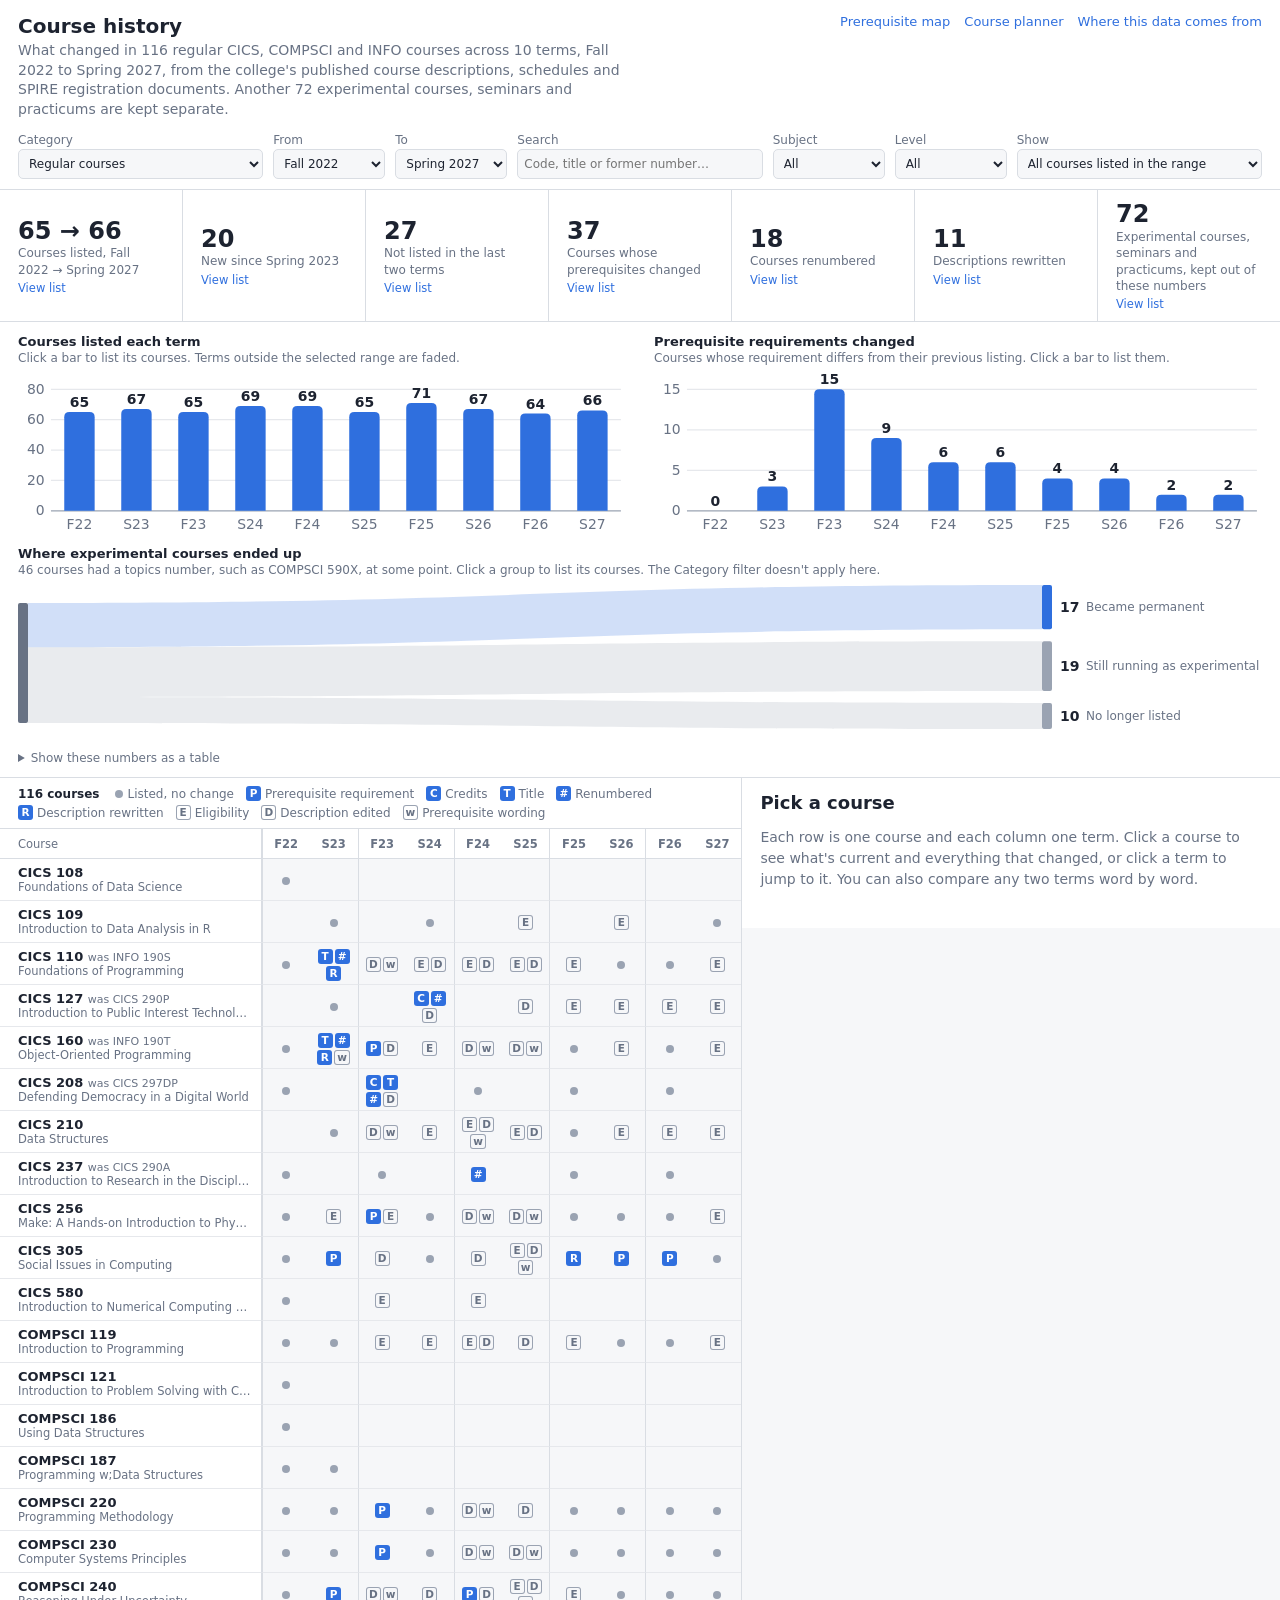
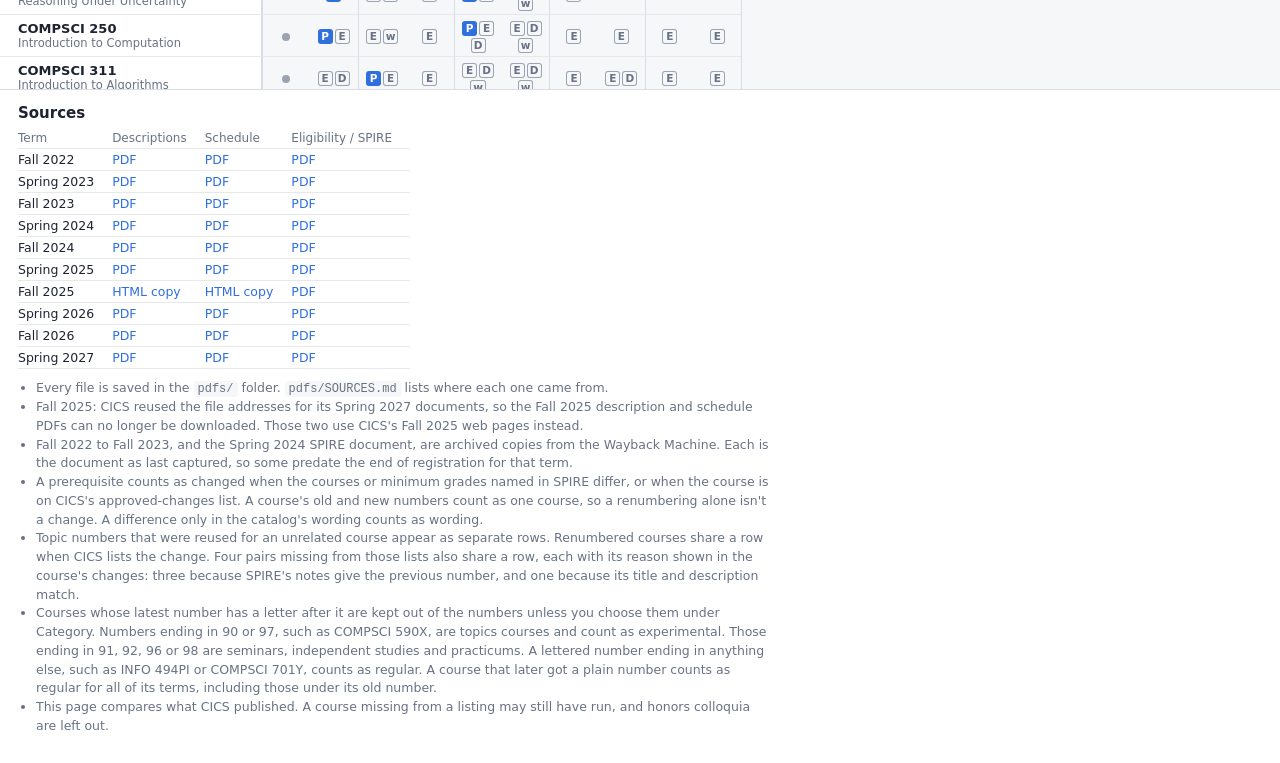
<file: index.html>
<!DOCTYPE html>
<html lang="en">
<head>
  <meta charset="utf-8">
  <meta name="viewport" content="width=device-width, initial-scale=1">
  <title>Course History</title>
  <link rel="stylesheet" href="style.css">
  <link rel="stylesheet" href="history.css">
</head>
<body class="history">
  <header id="h-head">
    <div>
      <h1>Course history</h1>
      <p id="h-sub" class="muted"></p>
    </div>
    <nav class="h-nav">
      <a href="map.html">Prerequisite map</a>
      <a href="planner.html">Course planner</a>
      <a href="verify.html">Where this data comes from</a>
    </nav>
  </header>

  <section id="h-filters" aria-label="Filters">
    <label class="wide">Category
      <select id="f-category">
        <option value="regular">Regular courses</option>
        <option value="experimental">Experimental (topics numbers like 590X)</option>
        <option value="seminar">Seminars, practicums and independent studies</option>
        <option value="all">All courses</option>
      </select>
    </label>
    <label>From <select id="f-from"></select></label>
    <label>To <select id="f-to"></select></label>
    <label class="wide">Search <input id="f-search" type="search" placeholder="Code, title or former number…"></label>
    <label>Subject
      <select id="f-subject"><option value="">All</option><option>CICS</option><option>COMPSCI</option><option>INFO</option></select>
    </label>
    <label>Level
      <select id="f-level">
        <option value="">All</option>
        <option value="100">100</option><option value="200">200</option><option value="300">300</option><option value="400">400</option>
        <option value="500">500</option><option value="600">600</option><option value="700">700+</option>
      </select>
    </label>
    <label class="wide">Show
      <select id="f-show">
        <option value="">All courses listed in the range</option>
        <option value="any">Any change</option>
        <option value="prereq">Prerequisite requirement changed</option>
        <option value="prereq-wording">Prerequisite wording changed</option>
        <option value="credits">Credits changed</option>
        <option value="title">Title changed</option>
        <option value="number">Renumbered</option>
        <option value="rewrite">Description rewritten</option>
        <option value="description">Description edited</option>
        <option value="eligibility">Eligibility changed</option>
        <option value="new">New in the range</option>
        <option value="gone">Not listed lately</option>
      </select>
    </label>
  </section>

  <section id="h-stats" aria-label="Summary for the selected range"></section>

  <section id="h-drill" aria-label="List behind the selected summary" hidden></section>

  <section id="h-charts"></section>

  <section id="h-main">
    <div id="h-left">
      <div id="h-legend"></div>
      <div id="h-matrix-wrap"><table id="h-matrix"></table></div>
    </div>
    <aside id="h-detail"></aside>
  </section>

  <section id="h-sources"></section>

  <div id="h-tip" role="status" hidden></div>

  <script src="history-data.js"></script>
  <script src="history.js"></script>
</body>
</html>
</file>
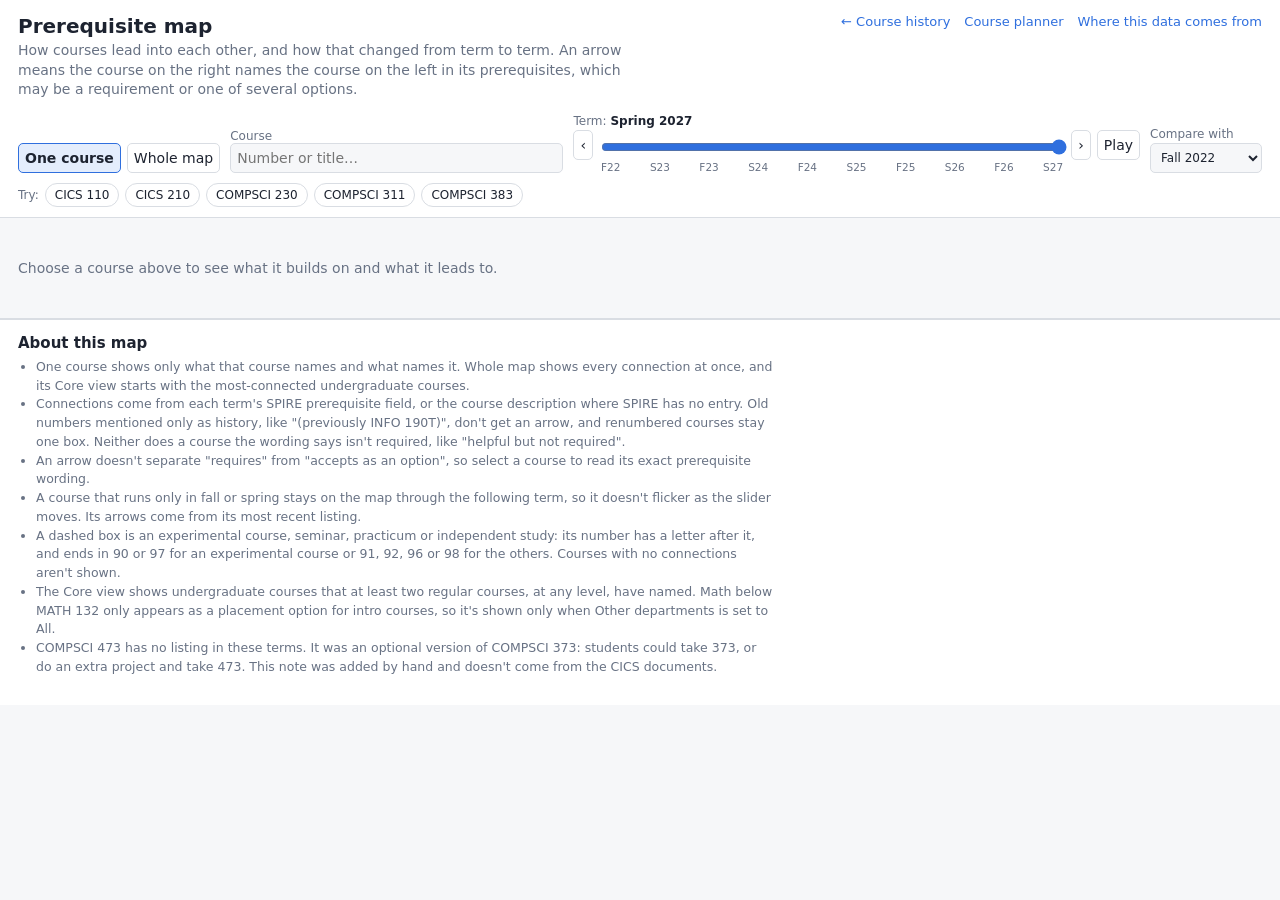
<file: map.html>
<!DOCTYPE html>
<html lang="en">
<head>
  <meta charset="utf-8">
  <meta name="viewport" content="width=device-width, initial-scale=1">
  <title>Prerequisite Map</title>
  <link rel="stylesheet" href="style.css">
  <link rel="stylesheet" href="history.css">
  <link rel="stylesheet" href="map.css">
</head>
<body class="history">
  <header id="h-head">
    <div>
      <h1>Prerequisite map</h1>
      <p class="muted" id="h-sub">How courses lead into each other, and how that changed from term to term. An arrow means the course on the right names the course on the left in its prerequisites, which may be a requirement or one of several options.</p>
    </div>
    <nav class="h-nav">
      <a href="index.html">← Course history</a>
      <a href="planner.html">Course planner</a>
      <a href="verify.html">Where this data comes from</a>
    </nav>
  </header>

  <section id="h-filters" aria-label="Map controls">
    <div id="m-view" class="tabs" role="group" aria-label="View">
      <button type="button" class="tab" data-view="course">One course</button>
      <button type="button" class="tab" data-view="all">Whole map</button>
    </div>
    <div class="course-pick">
      <label for="m-course">Course</label>
      <input id="m-course" type="search" list="m-courses" placeholder="Number or title…" autocomplete="off">
      <datalist id="m-courses"></datalist>
    </div>
    <div class="term-control">
      <label for="m-term">Term: <b id="m-term-label"></b></label>
      <div class="slider-row">
        <button type="button" id="m-prev" aria-label="Previous term">‹</button>
        <div class="slider-wrap">
          <input id="m-term" type="range" min="0" step="1">
          <div id="m-ticks" aria-hidden="true"></div>
        </div>
        <button type="button" id="m-next" aria-label="Next term">›</button>
        <button type="button" id="m-play">Play</button>
      </div>
    </div>
    <label>Compare with <select id="m-base"></select></label>
    <label class="whole-only">Courses
      <select id="m-scope">
        <option value="core">Core (most connected)</option>
        <option value="ugrad">Undergraduate (100–400)</option>
        <option value="grad">Graduate (500+)</option>
        <option value="all">All levels</option>
      </select>
    </label>
    <label class="whole-only">Experimental and seminars
      <select id="m-exp">
        <option value="connected">Only if a regular course names it</option>
        <option value="all">All of them</option>
      </select>
    </label>
    <label class="whole-only">Other departments
      <select id="m-out">
        <option value="mathstat">Math and statistics</option>
        <option value="all">All</option>
        <option value="none">None</option>
      </select>
    </label>
    <div id="m-starts" class="course-only">
      <span class="muted">Try:</span>
      <button type="button" class="chip-btn" data-start="CICS 110">CICS 110</button>
      <button type="button" class="chip-btn" data-start="CICS 210">CICS 210</button>
      <button type="button" class="chip-btn" data-start="COMPSCI 230">COMPSCI 230</button>
      <button type="button" class="chip-btn" data-start="COMPSCI 311">COMPSCI 311</button>
      <button type="button" class="chip-btn" data-start="COMPSCI 383">COMPSCI 383</button>
    </div>
  </section>

  <section id="h-stats" class="whole-only" aria-label="Summary for this term"></section>
  <section id="h-drill" class="whole-only" aria-label="Connections list" hidden></section>
  <section id="m-selected" aria-live="polite"></section>

  <section id="m-legend" aria-label="Legend"></section>
  <section id="m-scroller" aria-label="Prerequisite map">
    <div id="m-board"></div>
  </section>

  <section id="h-sources">
    <h2>About this map</h2>
    <ul>
      <li>One course shows only what that course names and what names it. Whole map shows every connection at once, and its Core view starts with the most-connected undergraduate courses.</li>
      <li>Connections come from each term's SPIRE prerequisite field, or the course description where SPIRE has no entry. Old numbers mentioned only as history, like "(previously INFO 190T)", don't get an arrow, and renumbered courses stay one box. Neither does a course the wording says isn't required, like "helpful but not required".</li>
      <li>An arrow doesn't separate "requires" from "accepts as an option", so select a course to read its exact prerequisite wording.</li>
      <li>A course that runs only in fall or spring stays on the map through the following term, so it doesn't flicker as the slider moves. Its arrows come from its most recent listing.</li>
      <li>A dashed box is an experimental course, seminar, practicum or independent study: its number has a letter after it, and ends in 90 or 97 for an experimental course or 91, 92, 96 or 98 for the others. Courses with no connections aren't shown.</li>
      <li>The Core view shows undergraduate courses that at least two regular courses, at any level, have named. Math below MATH 132 only appears as a placement option for intro courses, so it's shown only when Other departments is set to All.</li>
      <li>COMPSCI 473 has no listing in these terms. It was an optional version of COMPSCI 373: students could take 373, or do an extra project and take 473. This note was added by hand and doesn't come from the CICS documents.</li>
    </ul>
  </section>

  <script src="history-data.js"></script>
  <script src="map.js"></script>
</body>
</html>
</file>
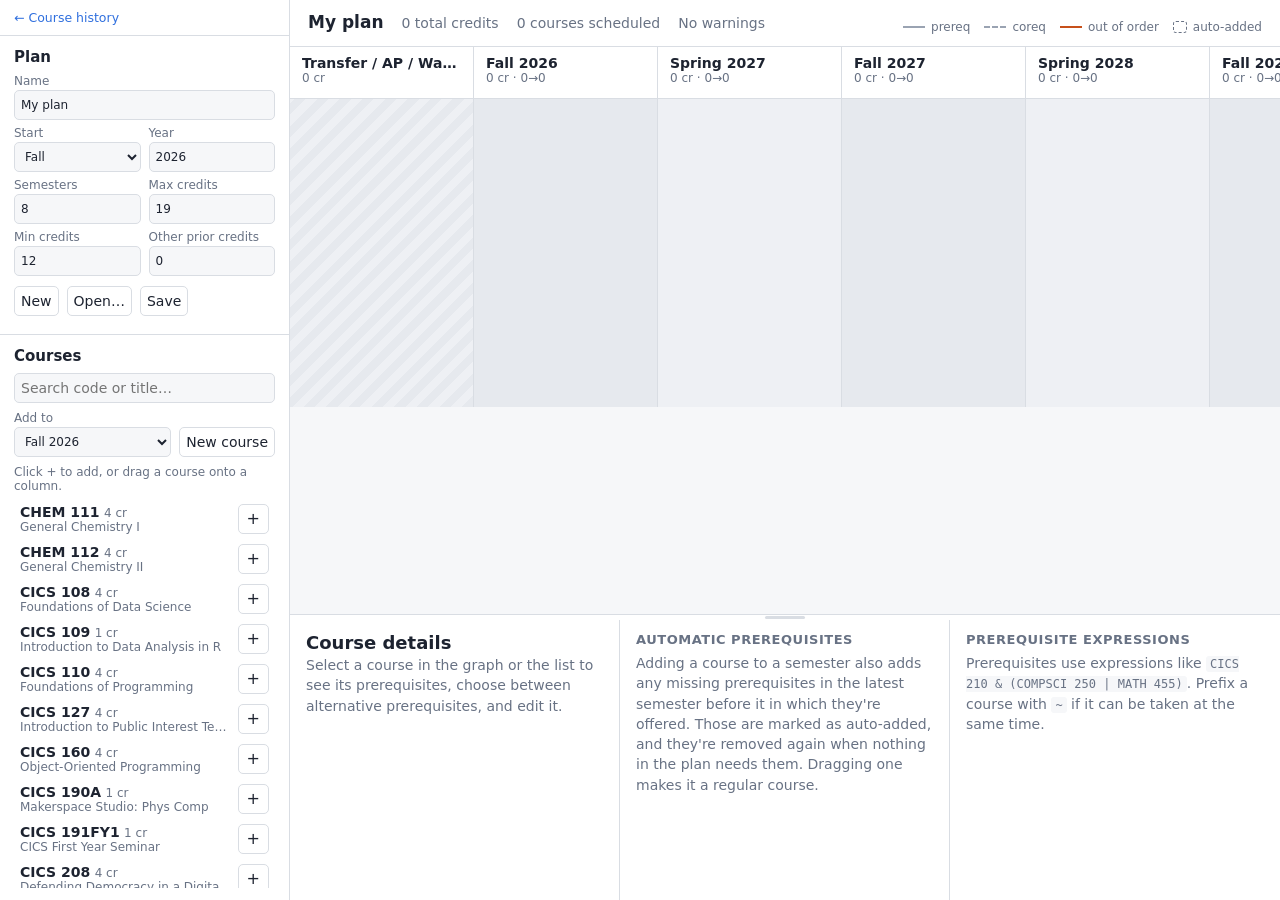
<file: planner.html>
<!DOCTYPE html>
<html lang="en">
<head>
  <meta charset="utf-8">
  <meta name="viewport" content="width=device-width, initial-scale=1">
  <title>Course Planner</title>
  <link rel="stylesheet" href="style.css">
</head>
<body>
  <div id="app">
    <aside id="sidebar">
      <a id="nav-history" href="index.html">← Course history</a>
      <section>
        <h2>Plan</h2>
        <label>Name <input id="plan-name" type="text"></label>
        <div class="row">
          <label>Start
            <select id="start-season"><option>Fall</option><option>Spring</option></select>
          </label>
          <label>Year <input id="start-year" type="number" min="2000" max="2100"></label>
        </div>
        <div class="row">
          <label>Semesters <input id="num-semesters" type="number" min="1" max="16"></label>
          <label>Max credits <input id="max-credits" type="number" min="1" max="40"></label>
        </div>
        <div class="row">
          <label>Min credits <input id="min-credits" type="number" min="0" max="40"></label>
          <label title="Credits you already have that aren't listed as courses in the Transfer column">Other prior credits <input id="prior-credits" type="number" min="0"></label>
        </div>
        <div class="row buttons">
          <button id="btn-new" type="button">New</button>
          <button id="btn-open" type="button">Open…</button>
          <button id="btn-save" type="button">Save</button>
          <input id="file-input" type="file" accept=".json,application/json" hidden>
        </div>
      </section>
      <section class="grow">
        <h2>Courses</h2>
        <input id="search" type="search" placeholder="Search code or title…">
        <div class="row">
          <label>Add to <select id="add-target"></select></label>
          <button id="btn-custom" type="button" title="Create a course that isn't in the catalog">New course</button>
        </div>
        <p class="hint">Click + to add, or drag a course onto a column.</p>
        <ul id="catalog"></ul>
      </section>
    </aside>
  
    <main>
      <header id="summary"></header>
      <div id="graph-wrap">
        <div id="board"></div>
      </div>
      <div id="splitter" title="Drag to resize"></div>
      <section id="details"></section>
      <div id="toast" hidden></div>
    </main>
  </div>

  <script src="catalog.js"></script>
  <script src="app.js"></script>
</body>
</html>
</file>
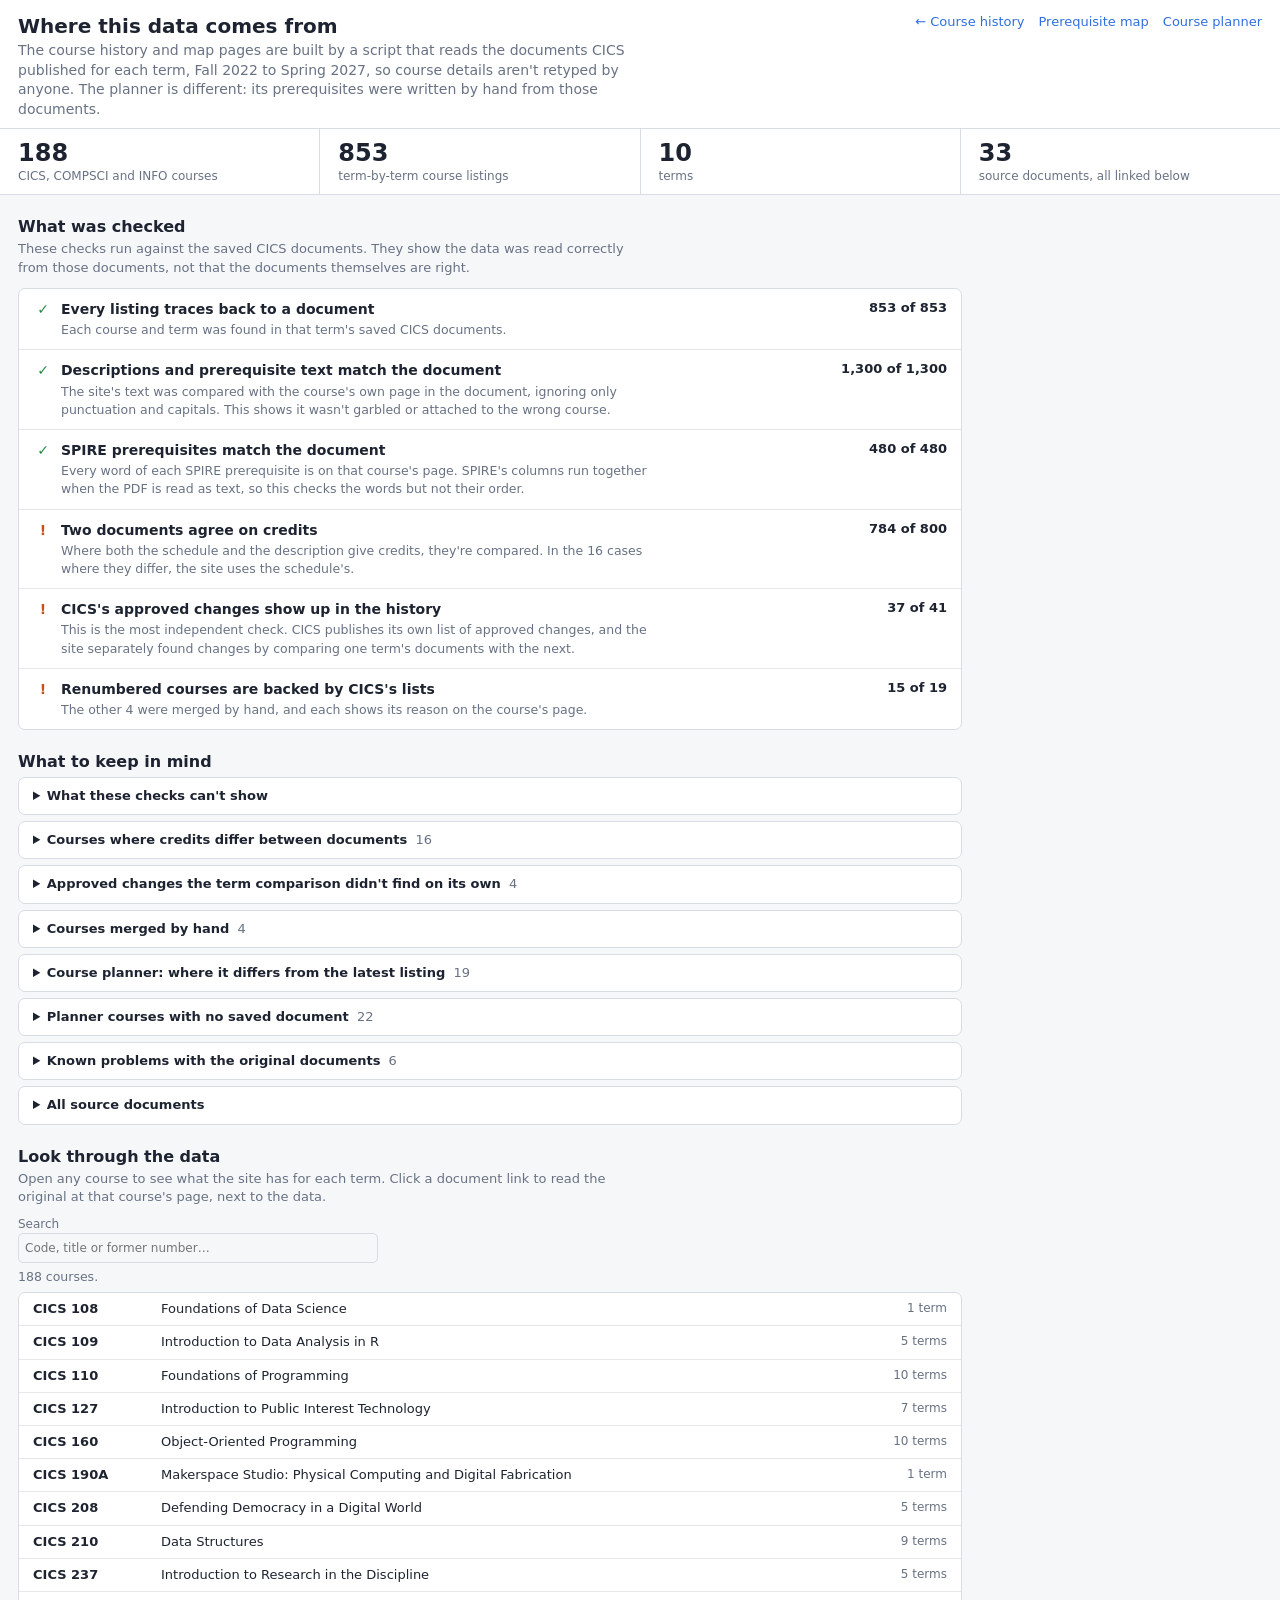
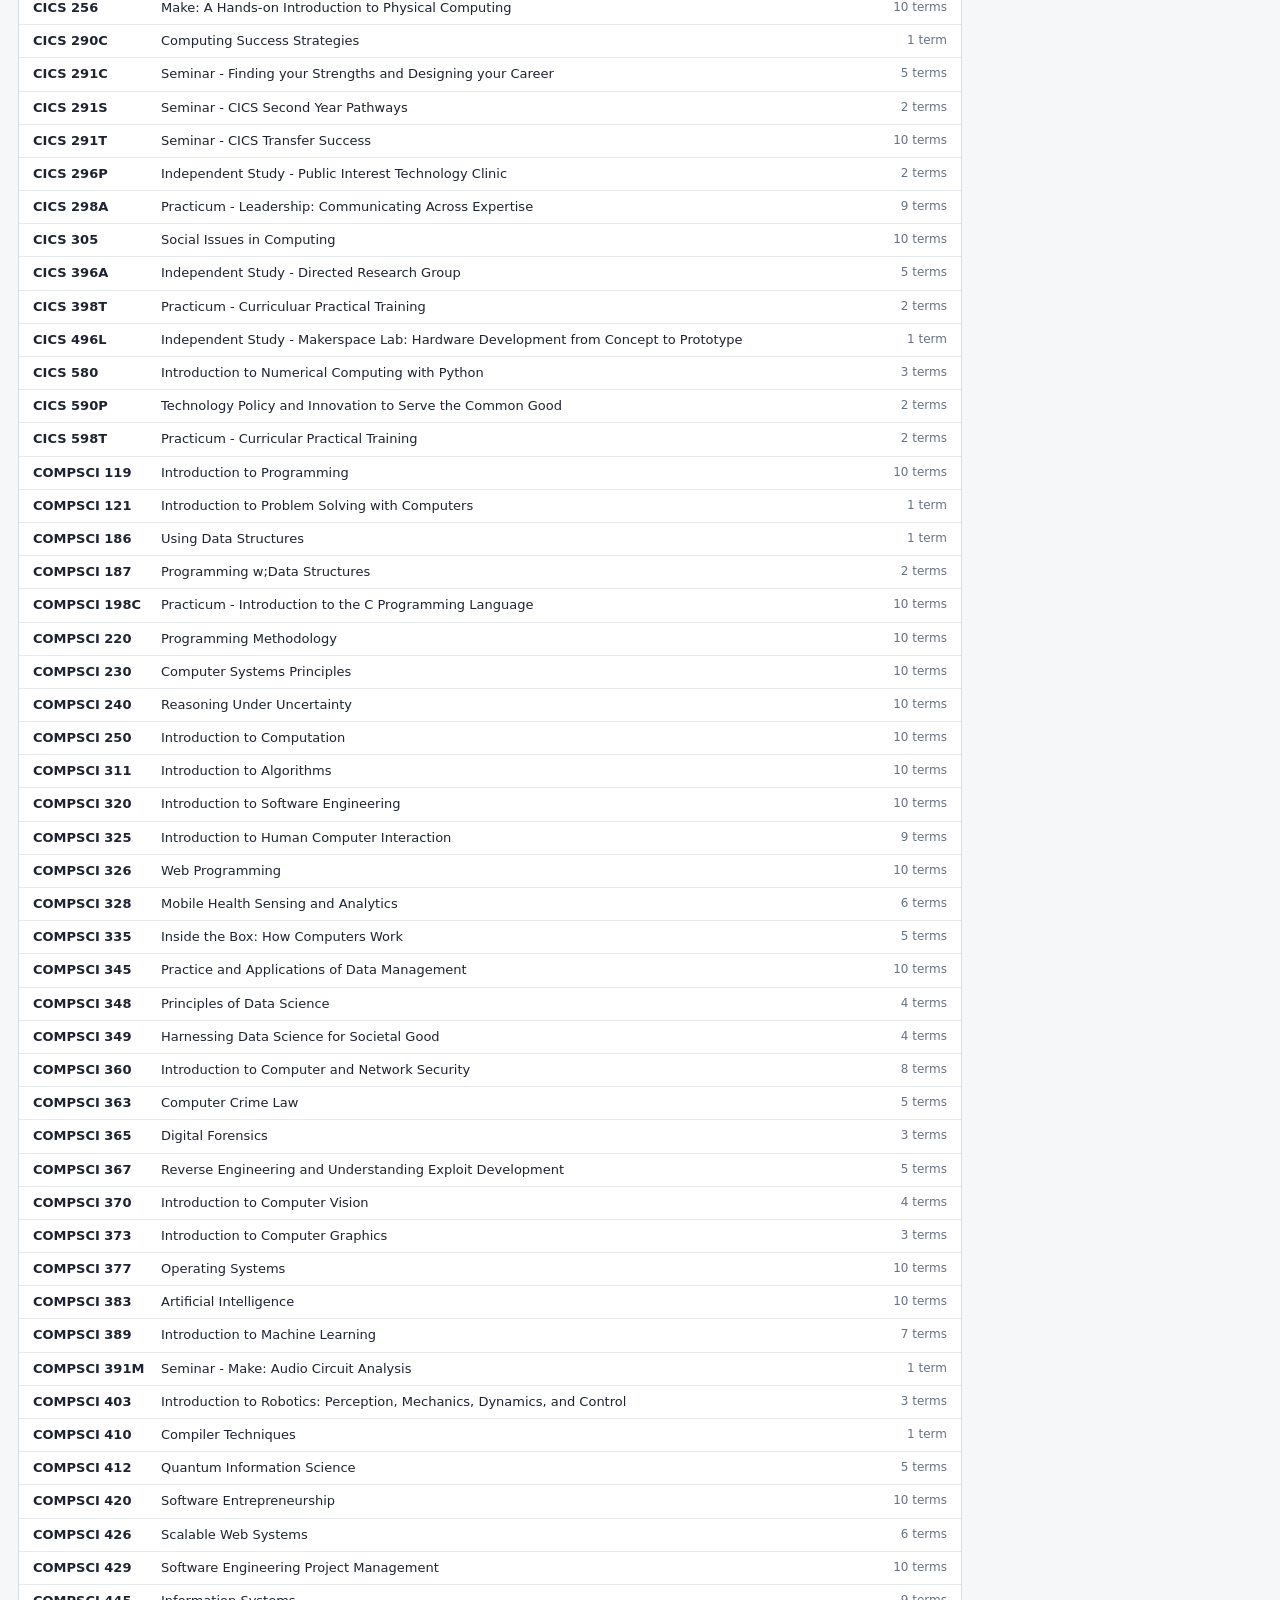
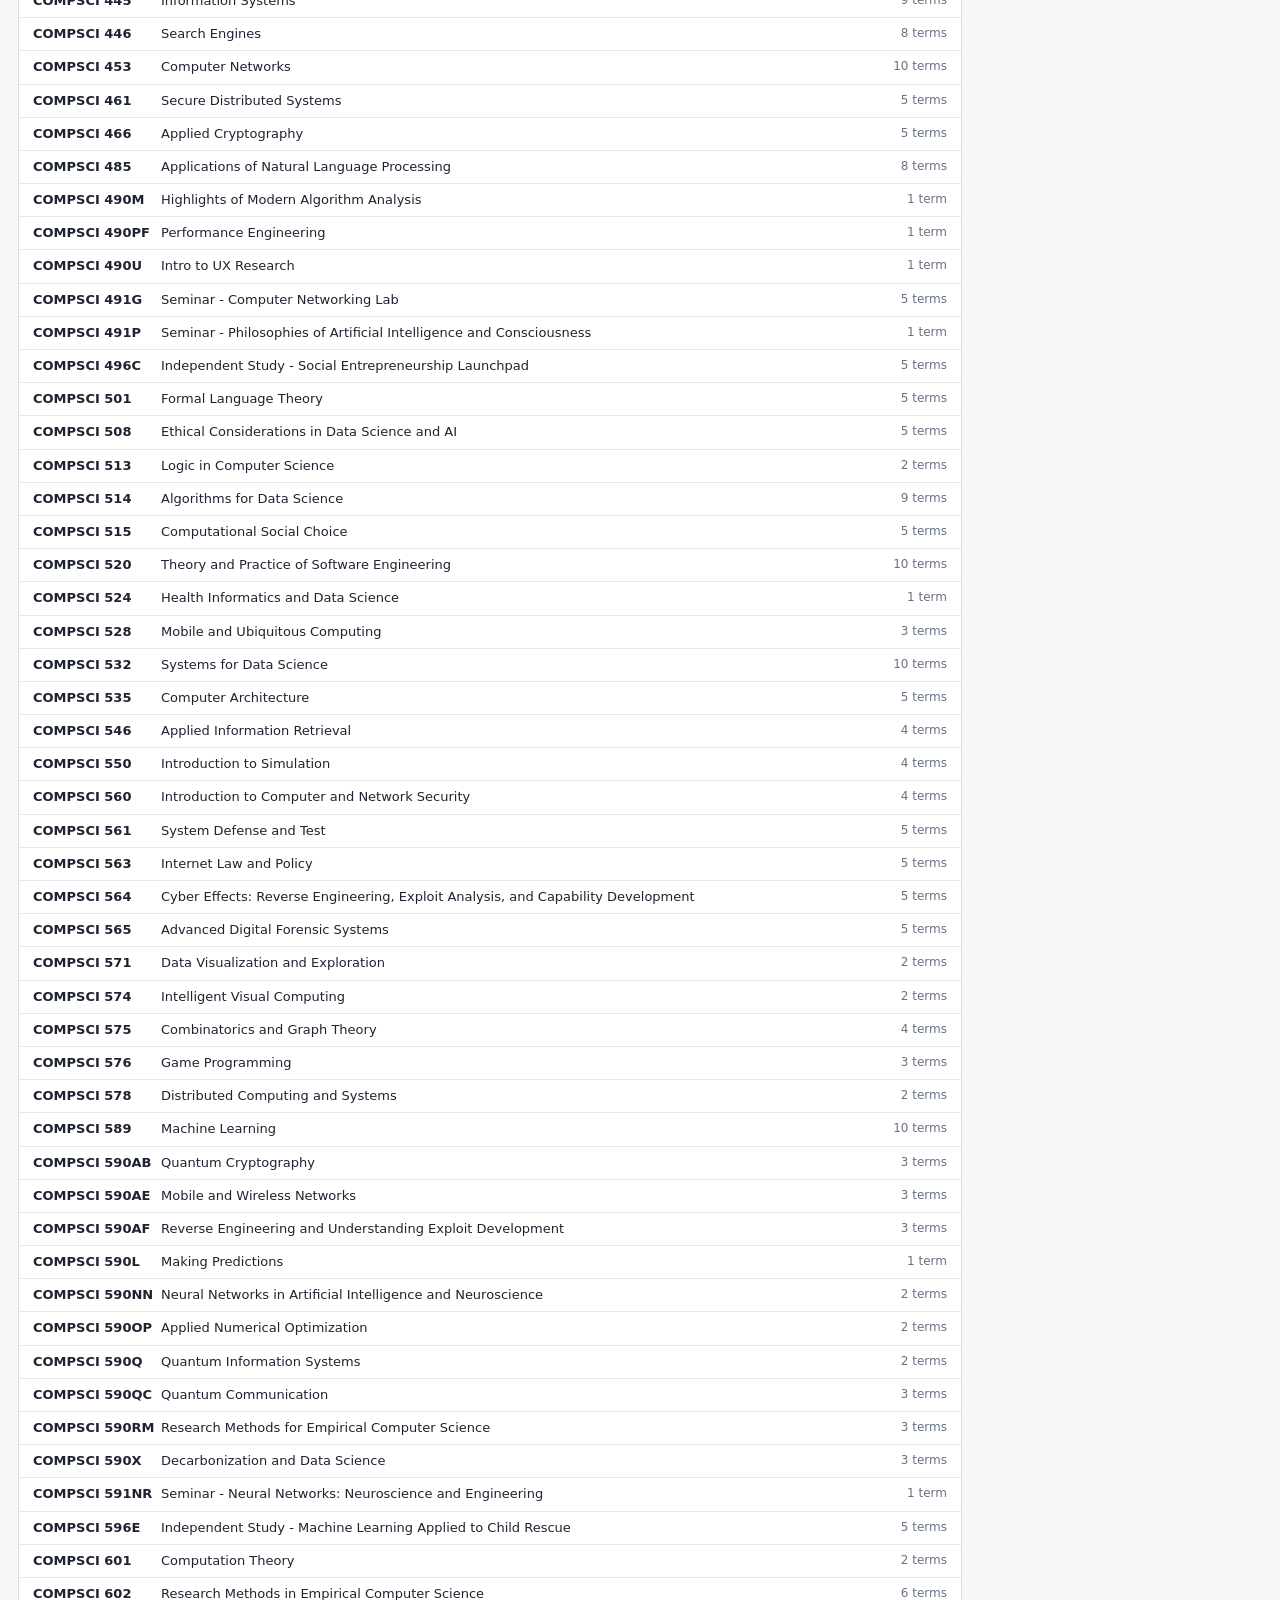
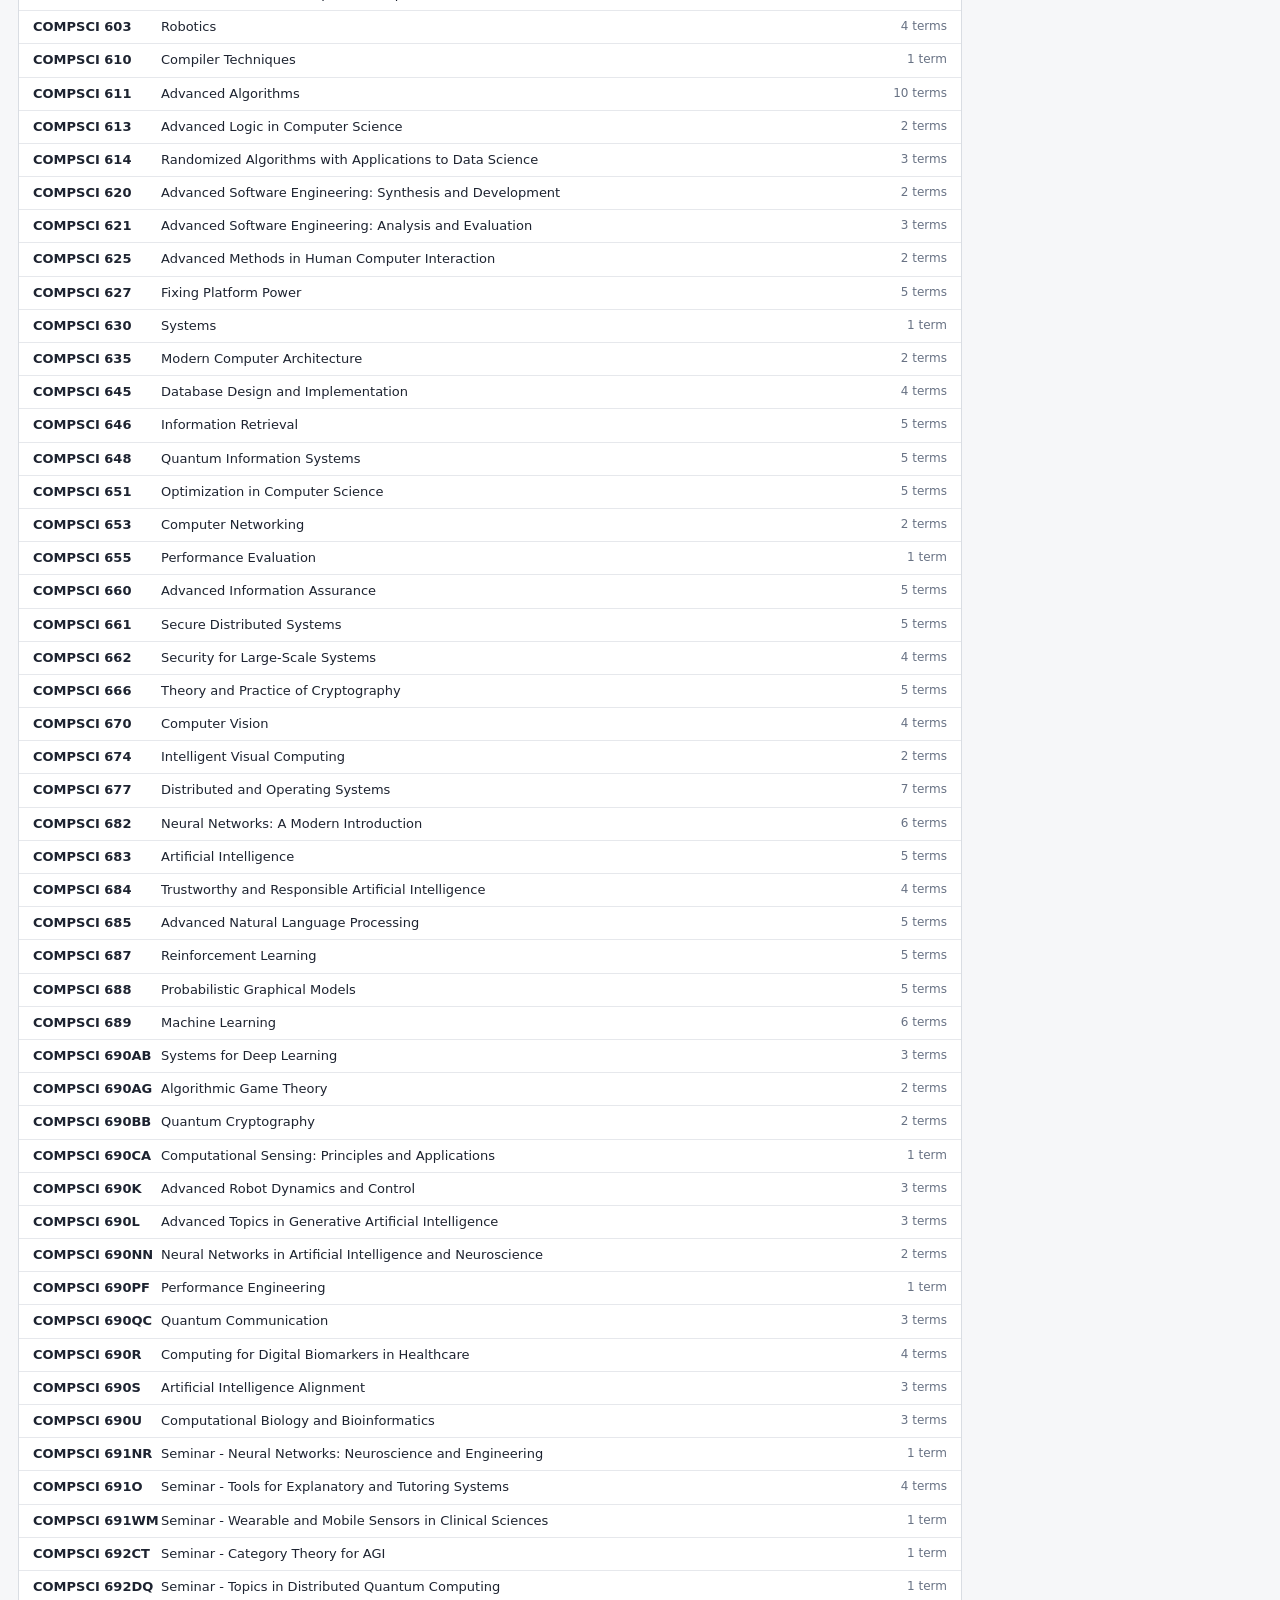
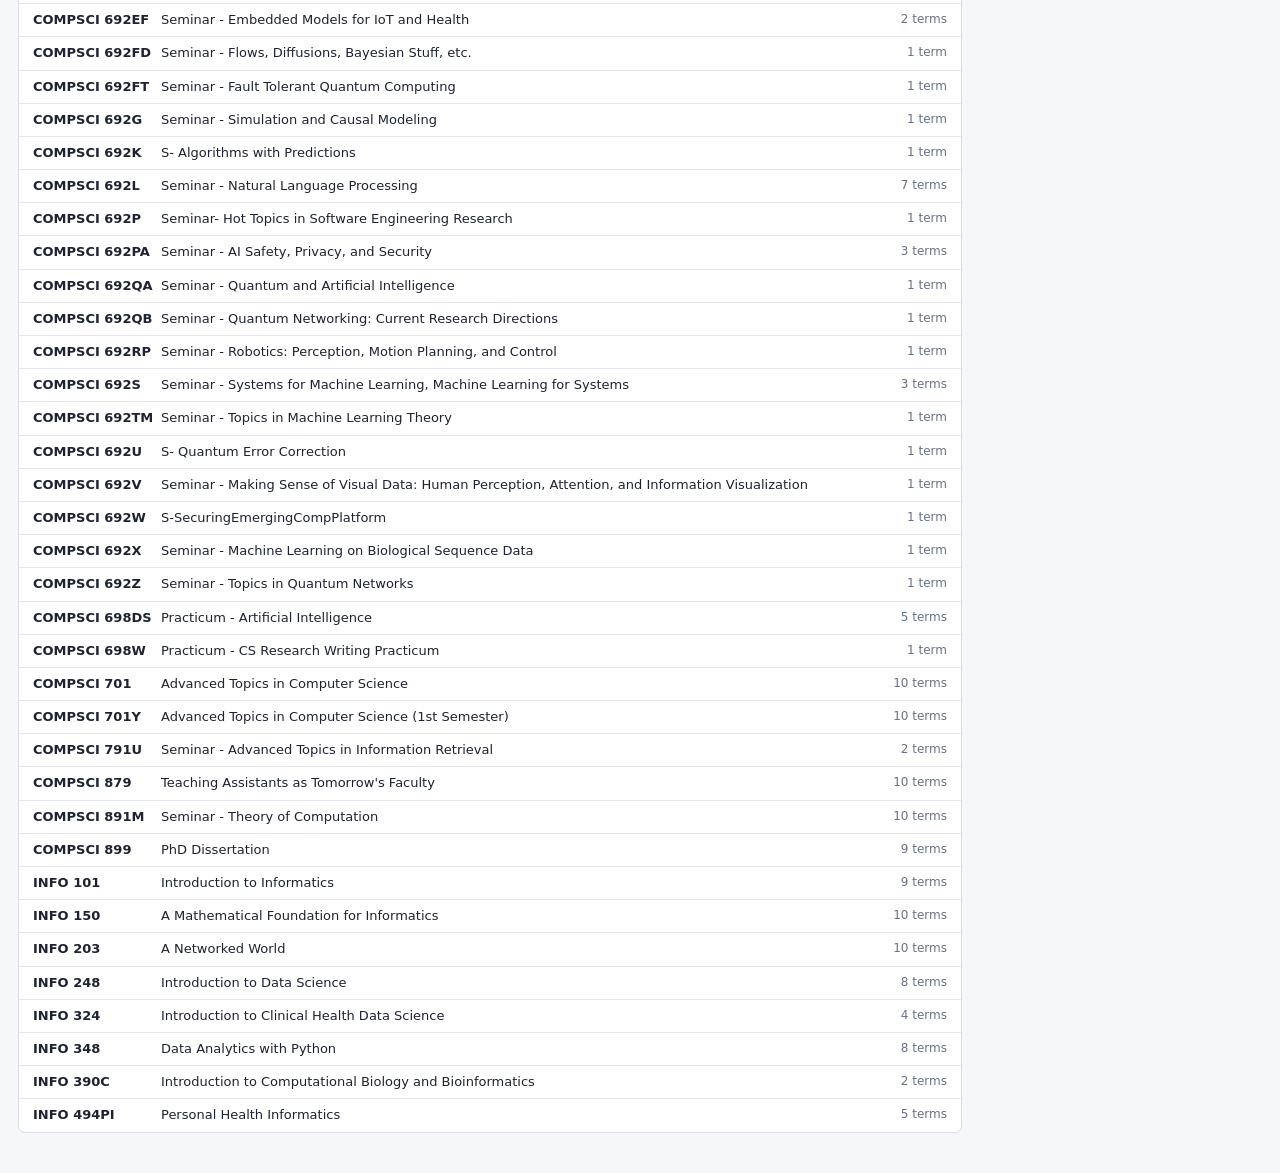
<file: verify.html>
<!DOCTYPE html>
<html lang="en">
<head>
  <meta charset="utf-8">
  <meta name="viewport" content="width=device-width, initial-scale=1">
  <title>Data Reliability</title>
  <link rel="stylesheet" href="style.css">
  <link rel="stylesheet" href="history.css">
  <link rel="stylesheet" href="verify.css">
</head>
<body class="history verify">
  <header id="h-head">
    <div>
      <h1>Where this data comes from</h1>
      <p id="h-sub" class="muted"></p>
    </div>
    <nav class="h-nav">
      <a href="index.html">← Course history</a>
      <a href="map.html">Prerequisite map</a>
      <a href="planner.html">Course planner</a>
    </nav>
  </header>

  <section id="h-stats" aria-label="What the data covers"></section>

  <main id="v-page">
    <section>
      <h2>What was checked</h2>
      <p class="v-intro">These checks run against the saved CICS documents. They show the data was read correctly from those documents, not that the documents themselves are right.</p>
      <ul id="v-checks"></ul>
    </section>

    <section>
      <h2>What to keep in mind</h2>
      <div id="v-notes"></div>
    </section>

    <section id="v-browse">
      <h2>Look through the data</h2>
      <p class="v-intro">Open any course to see what the site has for each term. Click a document link to read the original at that course's page, next to the data.</p>
      <label id="v-search-label">Search <input id="v-search" type="search" placeholder="Code, title or former number…"></label>
      <p id="v-count" class="muted" aria-live="polite"></p>
      <div id="v-courses"></div>
    </section>
  </main>

  <aside id="v-viewer" aria-label="Source document" hidden>
    <div id="v-viewer-head">
      <span id="v-viewer-title"></span>
      <span id="v-viewer-actions">
        <a id="v-viewer-open" target="_blank" rel="noopener">Open in a new tab ↗</a>
        <button id="v-viewer-close" type="button">Close</button>
      </span>
    </div>
    <div id="v-viewer-frame"></div>
  </aside>

  <script src="history-data.js"></script>
  <script src="catalog.js"></script>
  <script src="verify-data.js"></script>
  <script src="verify.js"></script>
</body>
</html>
</file>
<file: style.css>
:root {
  --bg: #f6f7f9;
  --panel: #ffffff;
  --border: #d9dde3;
  --text: #1d2330;
  --muted: #687284;
  --accent: #2f6fde;
  --accent-soft: #e4edfc;
  --warn: #c7501a;
  --warn-soft: #fdeee6;
  --ok: #2b8a4b;
  --col: #eef0f4;
  --col-alt: #e6e9ee;
  --edge: #9aa3b2;
  --node: #ffffff;
  font-family: system-ui, -apple-system, "Segoe UI", sans-serif;
  font-size: 14px;
  color-scheme: light dark;
}

@media (prefers-color-scheme: dark) {
  :root {
    --bg: #15181e;
    --panel: #1d2129;
    --border: #353b47;
    --text: #e3e6ec;
    --muted: #9099a8;
    --accent: #6d9cf5;
    --accent-soft: #263553;
    --warn: #f08a55;
    --warn-soft: #3d2619;
    --ok: #5cc27d;
    --col: #1a1e25;
    --col-alt: #20252e;
    --edge: #5c6577;
    --node: #252a34;
  }
}

* { box-sizing: border-box; }

body {
  margin: 0;
  height: 100vh;
  background: var(--bg);
  color: var(--text);
  overflow: hidden;
}

/* The layout lives in #app rather than on body so elements that browser
   extensions inject into body can't take a grid cell and shift the panes. */
#app {
  height: 100%;
  display: grid;
  grid-template-columns: 290px 1fr;
  grid-template-rows: 100%;
}

body.dragging, body.dragging * { cursor: grabbing !important; user-select: none; }
body.resizing, body.resizing * { cursor: row-resize !important; user-select: none; }

h1 { font-size: 17px; margin: 0; }
h2 { font-size: 15px; margin: 0 0 8px; }
h3 { font-size: 13px; margin: 16px 0 6px; text-transform: uppercase; letter-spacing: .04em; color: var(--muted); }

input, select, textarea, button {
  font: inherit;
  color: inherit;
  background: var(--bg);
  border: 1px solid var(--border);
  border-radius: 5px;
  padding: 4px 6px;
}
input, select, textarea { width: 100%; }
input:not([type=radio]):not([type=checkbox]), select, button { height: 30px; }
button { cursor: pointer; background: var(--panel); white-space: nowrap; }
button:hover { border-color: var(--accent); }
button.danger:hover { border-color: var(--warn); color: var(--warn); }
label { display: block; font-size: 12px; color: var(--muted); margin-bottom: 6px; }
label > input, label > select, label > textarea { margin-top: 2px; color: var(--text); }
code { font-size: 12px; background: var(--bg); padding: 1px 4px; border-radius: 3px; }

.row { display: flex; gap: 8px; align-items: flex-end; }
.row > label { flex: 1; }
.row > button { margin-bottom: 6px; }
.row.buttons { margin-top: 4px; flex-wrap: wrap; }
.muted { color: var(--muted); }
.error { color: var(--warn); }
.hint { margin: 2px 0 6px; font-size: 12px; color: var(--muted); }

/* Sidebar */

#sidebar {
  display: flex;
  flex-direction: column;
  background: var(--panel);
  border-right: 1px solid var(--border);
  min-height: 0;
}
#sidebar section { padding: 12px 14px; border-bottom: 1px solid var(--border); }
#sidebar section.grow { flex: 1; display: flex; flex-direction: column; min-height: 0; border-bottom: none; }
#search { margin-bottom: 8px; }
#nav-history { display: block; padding: 10px 14px; font-size: 12.5px; color: var(--accent); text-decoration: none; border-bottom: 1px solid var(--border); }
#nav-history:hover { text-decoration: underline; }

#catalog { list-style: none; margin: 0; padding: 0; overflow-y: auto; flex: 1; }
#catalog li {
  display: flex;
  align-items: center;
  gap: 6px;
  padding: 5px 6px;
  border-radius: 5px;
  cursor: grab;
  user-select: none;
}
#catalog li:hover { background: var(--bg); }
#catalog li.selected { background: var(--accent-soft); }
#catalog li.in-plan .code { color: var(--accent); }
#catalog .cat-main { flex: 1; min-width: 0; }
#catalog .code { font-weight: 600; }
#catalog .cr { color: var(--muted); font-size: 12px; }
#catalog .title { font-size: 12px; color: var(--muted); white-space: nowrap; overflow: hidden; text-overflow: ellipsis; }
#catalog .where { font-size: 11px; color: var(--accent); white-space: nowrap; }
#catalog .add { padding: 0 8px; font-size: 16px; line-height: 22px; }

/* Main graph */

main { display: flex; flex-direction: column; min-width: 0; min-height: 0; position: relative; }

#summary {
  display: flex;
  align-items: baseline;
  flex-wrap: wrap;
  gap: 18px;
  padding: 12px 18px;
  border-bottom: 1px solid var(--border);
  background: var(--panel);
  color: var(--muted);
}
#summary h1 { color: var(--text); }
.warn-text { color: var(--warn); }
.legend { margin-left: auto; font-size: 12px; display: flex; align-items: center; gap: 6px; }
.lg { display: inline-block; width: 22px; height: 0; border-top: 2px solid var(--edge); margin-left: 8px; }
.lg.dashed { border-top-style: dashed; }
.lg.red { border-color: var(--warn); }
.lg.auto { width: 14px; height: 12px; border: 1.5px dashed var(--muted); border-radius: 3px; }

#graph-wrap { flex: 1; overflow: auto; position: relative; }
#board { position: relative; }
#board svg { position: absolute; left: 0; top: 0; pointer-events: none; }

.col { position: absolute; top: 0; background: var(--col); border-right: 1px solid var(--border); }
.col:nth-child(even) { background: var(--col-alt); }
.col.transfer, .col.unsched { background: repeating-linear-gradient(135deg, var(--col), var(--col) 8px, var(--col-alt) 8px, var(--col-alt) 16px); }
.col.drop { outline: 2px solid var(--accent); outline-offset: -2px; background: var(--accent-soft); }
.col-head {
  position: sticky;
  top: 0;
  height: 52px;
  padding: 8px 12px;
  background: var(--panel);
  border-bottom: 1px solid var(--border);
  z-index: 3;
}
.col-title { font-weight: 600; white-space: nowrap; overflow: hidden; text-overflow: ellipsis; }
.col-sub { font-size: 12px; color: var(--muted); }
.col-head.over .col-sub, .col-head.under .col-sub { color: var(--warn); font-weight: 600; }

.edge { fill: none; stroke: var(--edge); stroke-width: 1.5; }
.edge.coreq { stroke-dasharray: 5 4; }
.edge.bad { stroke: var(--warn); stroke-width: 2; }
.edge.hi { stroke: var(--accent); stroke-width: 2.2; }
.edge.dim { opacity: .18; }
.arrowhead { fill: var(--edge); }
.arrowhead.hi { fill: var(--accent); }
.arrowhead.bad { fill: var(--warn); }

.node {
  position: absolute;
  z-index: 2;
  padding: 6px 8px;
  background: var(--node);
  border: 1.5px solid var(--border);
  border-radius: 7px;
  cursor: grab;
  user-select: none;
  box-shadow: 0 1px 2px rgb(0 0 0 / .06);
  transition: opacity .12s;
}
.node:hover { border-color: var(--accent); }
.node.selected { border-color: var(--accent); box-shadow: 0 0 0 3px var(--accent-soft); }
.node.auto { border-style: dashed; }
.node.warn { border-color: var(--warn); background: linear-gradient(var(--warn-soft), var(--node) 70%); }
.node.stub .title { font-style: italic; }
.node.waived { border-style: dotted; }
.node.waived .cr { font-style: italic; }
.node.dim { opacity: .35; }
.node-top { display: flex; justify-content: space-between; gap: 4px; }
.node .code { font-weight: 600; font-size: 13px; }
.node .cr { font-size: 11px; color: var(--muted); }
.node .title { font-size: 11.5px; color: var(--muted); white-space: nowrap; overflow: hidden; text-overflow: ellipsis; margin-top: 2px; }
.node .badge {
  position: absolute;
  top: -8px;
  right: -8px;
  background: var(--warn);
  color: #fff;
  font-size: 10px;
  font-weight: 700;
  border-radius: 9px;
  padding: 1px 5px;
}

.ghost {
  position: fixed;
  z-index: 100;
  pointer-events: none;
  padding: 4px 8px;
  background: var(--accent);
  color: #fff;
  border-radius: 5px;
  font-weight: 600;
  box-shadow: 0 3px 10px rgb(0 0 0 / .25);
}

#toast {
  position: absolute;
  top: 64px;
  left: 50%;
  transform: translateX(-50%);
  max-width: 80%;
  padding: 8px 14px;
  background: var(--text);
  color: var(--bg);
  border-radius: 6px;
  box-shadow: 0 3px 12px rgb(0 0 0 / .2);
  z-index: 10;
}

/* Details pane (below the graph) */

#splitter {
  height: 6px;
  flex: none;
  cursor: row-resize;
  background: var(--panel);
  border-top: 1px solid var(--border);
  position: relative;
}
#splitter::after {
  content: "";
  position: absolute;
  left: 50%;
  top: 1px;
  width: 40px;
  height: 3px;
  margin-left: -20px;
  border-radius: 2px;
  background: var(--border);
}
#splitter:hover::after { background: var(--accent); }

#details {
  flex: none;
  background: var(--panel);
  overflow-y: auto;
}
.d-grid {
  display: grid;
  grid-template-columns: minmax(230px, 1fr) minmax(260px, 1.3fr) minmax(220px, 1.2fr) minmax(280px, 1.3fr);
  min-height: 100%;
}
.d-grid > section { padding: 12px 16px; border-right: 1px solid var(--border); min-width: 0; }
.d-grid > section:last-child { border-right: none; }
.d-grid.empty { grid-template-columns: repeat(3, 1fr); }
.d-grid.empty p { color: var(--muted); line-height: 1.45; margin: 0; }
#details h2 { font-size: 18px; margin-bottom: 2px; }
#details h3:first-child { margin-top: 0; }
#details .subtitle { font-weight: 500; }
#details .facts { color: var(--muted); font-size: 12px; margin: 4px 0 10px; }
#details a { color: var(--accent); text-decoration: none; }
#details a:hover { text-decoration: underline; }
.d-info > button { margin: 2px 4px 2px 0; }
.auto-tag { border: 1px dashed var(--muted); border-radius: 3px; padding: 0 4px; }
.notes { font-size: 12.5px; line-height: 1.45; color: var(--muted); }

.warnings { list-style: none; padding: 8px 10px; margin: 10px 0; background: var(--warn-soft); color: var(--warn); border-radius: 6px; font-size: 12.5px; }
.warnings li + li { margin-top: 4px; }

.grp ul { list-style: none; margin: 2px 0 0; padding-left: 12px; border-left: 2px solid var(--border); }
.grp li { margin: 4px 0; }
.grp-label { font-size: 12px; font-weight: 600; color: var(--muted); display: flex; gap: 10px; align-items: center; }
.grp.or > ul { border-left-color: var(--accent); }
.grp.or > ul > li { display: flex; align-items: flex-start; gap: 4px; }
.grp.or > ul > li > label { margin: 0; }
.grp.or > ul > li.inactive > :not(label) { opacity: .45; }
.grp input[type=radio] { width: auto; margin: 2px 2px 0 0; }
.auto-opt { display: inline-flex; align-items: center; margin: 0; font-weight: 400; }

.leaf { display: inline-flex; gap: 6px; align-items: baseline; }
.leaf small { font-size: 11px; color: var(--muted); }
.leaf.ok small { color: var(--ok); }
.leaf.missing small, .leaf.late small { color: var(--warn); }

#prereq-check { font-size: 12px; margin: -2px 0 8px; min-height: 1em; }

button.link {
  height: auto;
  padding: 0 2px;
  border: none;
  background: none;
  font-size: 11px;
  color: var(--muted);
  text-decoration: underline dotted;
  visibility: hidden;
}
.leaf:hover button.link, .leaf.waived button.link { visibility: visible; }
button.link:hover { color: var(--accent); }
#details .leaf.waived > a { text-decoration: line-through; }
.leaf.waived small { color: var(--muted); font-style: italic; }
</file>
<file: history.css>
/* Course history page. Tokens and form controls come from style.css. */

:root { --bar: #2f6fde; --grid: #e6e8ec; --ins: #dcefe2; --del: #fbe3da; }

@media (prefers-color-scheme: dark) {
  :root { --bar: #3987e5; --grid: #2b303a; --ins: #1f3b2a; --del: #47281b; }
}

body.history {
  height: auto;
  min-height: 100vh;
  overflow: auto;
}

#h-head {
  display: flex;
  justify-content: space-between;
  align-items: flex-start;
  gap: 16px;
  padding: 14px 18px 10px;
  background: var(--panel);
}
#h-head h1 { font-size: 20px; }
#h-sub { margin: 3px 0 0; max-width: 70ch; line-height: 1.4; }
.h-nav { display: flex; gap: 14px; flex-wrap: wrap; justify-content: flex-end; flex: none; }
.h-nav a { color: var(--accent); text-decoration: none; white-space: nowrap; font-size: 13px; }
.h-nav a:hover { text-decoration: underline; }

#h-filters {
  display: flex;
  flex-wrap: wrap;
  gap: 10px;
  align-items: flex-end;
  padding: 4px 18px 10px;
  background: var(--panel);
  border-bottom: 1px solid var(--border);
}
#h-filters label { flex: 0 1 112px; margin: 0; }
#h-filters label.wide { flex: 1 1 210px; }

/* Summary */

#h-stats {
  display: grid;
  grid-template-columns: repeat(auto-fit, minmax(150px, 1fr));
  gap: 1px;
  background: var(--panel);
  border-bottom: 1px solid var(--border);
}
.stat {
  outline: 1px solid var(--border);
  display: block;
  width: 100%;
  height: auto;
  padding: 10px 18px;
  background: var(--panel);
  border: 0;
  border-radius: 0;
  text-align: left;
  white-space: normal;
}
.stat .n { display: block; font-size: 24px; font-weight: 600; line-height: 1.2; }
.stat .l { display: block; font-size: 12px; color: var(--muted); line-height: 1.35; }
.stat .more { display: block; margin-top: 3px; font-size: 11.5px; color: var(--accent); }
.stat:focus-visible { outline: 2px solid var(--accent); outline-offset: -2px; }
button.stat:hover { background: var(--accent-soft); }
button.stat[aria-expanded=true] { background: var(--accent-soft); box-shadow: inset 0 -2px 0 var(--accent); }

#h-drill { padding: 12px 18px 14px; background: var(--panel); border-bottom: 1px solid var(--border); }
#h-drill[hidden] { display: none; }
.drill-head { display: flex; justify-content: space-between; align-items: flex-start; gap: 16px; }
.drill-head h2 { margin: 0; }
.drill-head h2 .muted { font-weight: 400; }
.drill-head p { margin: 2px 0 8px; font-size: 12.5px; line-height: 1.4; max-width: 90ch; }
.drill-wrap { max-height: 340px; overflow: auto; border: 1px solid var(--border); border-radius: 6px; }
.drill-wrap table { width: 100%; border-collapse: separate; border-spacing: 0; font-size: 12.5px; line-height: 1.4; }
.drill-wrap th {
  position: sticky;
  top: 0;
  padding: 6px 10px;
  background: var(--panel);
  border-bottom: 1px solid var(--border);
  color: var(--muted);
  font-size: 12px;
  font-weight: 600;
  text-align: left;
  white-space: nowrap;
}
.drill-wrap td { padding: 5px 10px; border-bottom: 1px solid var(--grid); vertical-align: top; font-variant-numeric: tabular-nums; }
.drill-wrap td:first-child { white-space: nowrap; }
.drill-wrap td b { font-weight: 600; }
.drill-wrap tbody tr { cursor: pointer; }
.drill-wrap tbody tr:hover td, .drill-wrap tbody tr:focus td { background: var(--accent-soft); }
.drill-wrap tbody tr:focus { outline: none; }

/* Charts */

#h-charts {
  display: grid;
  grid-template-columns: repeat(2, minmax(0, 1fr));
  gap: 0 28px;
  padding: 12px 18px 6px;
  background: var(--panel);
  border-bottom: 1px solid var(--border);
}
.chart h3 { margin: 0; color: var(--text); text-transform: none; letter-spacing: 0; font-size: 13px; }
.chart p { margin: 2px 0 4px; font-size: 12px; color: var(--muted); }
.chart svg { display: block; width: 100%; height: auto; overflow: visible; }
.chart .grid { stroke: var(--grid); stroke-width: 1; }
.chart .base { stroke: var(--edge); stroke-width: 1; }
.chart text { fill: var(--muted); font-size: 11px; font-variant-numeric: tabular-nums; }
.chart text.val { fill: var(--text); font-weight: 600; }
.chart .bar { fill: var(--bar); }
.chart .out .bar { opacity: .25; }
.chart .hit { fill: transparent; }
.chart g.col { cursor: pointer; }
.chart g.col:hover .hit, .chart g.col:focus .hit, .chart g.col.sel .hit { fill: var(--accent-soft); }
.chart g.col.sel text { fill: var(--text); font-weight: 600; }
.chart.wide { grid-column: 1 / -1; margin: 10px 0 4px !important; }
.chart .ribbon { opacity: .22; transition: opacity .12s; }
.chart .ribbon.main { fill: var(--bar); }
.chart .ribbon.rest { fill: var(--edge); }
.chart g.col:hover .ribbon, .chart g.col:focus .ribbon, .chart g.col.sel .ribbon { opacity: .5; }
.chart .flow-bar.main { fill: var(--bar); }
.chart .flow-bar.rest { fill: var(--edge); }
.chart .flow-source { fill: var(--muted); }
.chart text.flow-n { fill: var(--text); font-size: 14px; font-weight: 600; font-variant-numeric: normal; }
.chart text.flow-l { fill: var(--muted); font-size: 12px; }
.chart g.col:focus { outline: none; }

#h-tip {
  position: fixed;
  z-index: 20;
  padding: 6px 9px;
  background: var(--text);
  color: var(--bg);
  border-radius: 5px;
  font-size: 12px;
  line-height: 1.35;
  pointer-events: none;
  max-width: 260px;
}

details.table-view { grid-column: 1 / -1; font-size: 12px; margin: 2px 0 6px; }
details.table-view summary { cursor: pointer; color: var(--muted); }
details.table-view table { border-collapse: collapse; margin-top: 6px; font-variant-numeric: tabular-nums; }
details.table-view th, details.table-view td { padding: 2px 12px 2px 0; text-align: right; border-bottom: 1px solid var(--grid); }
details.table-view th:first-child, details.table-view td:first-child { text-align: left; }

/* Matrix + detail */

#h-main {
  display: grid;
  grid-template-columns: minmax(0, 1fr) minmax(360px, 42%);
  align-items: start;
}
#h-left { min-width: 0; border-right: 1px solid var(--border); }

#h-legend {
  display: flex;
  flex-wrap: wrap;
  gap: 4px 12px;
  align-items: center;
  padding: 8px 18px;
  font-size: 12px;
  color: var(--muted);
  background: var(--panel);
  border-bottom: 1px solid var(--border);
}
#h-count { color: var(--text); font-weight: 600; margin-right: 4px; }
.lg-item { display: inline-flex; align-items: center; gap: 4px; white-space: nowrap; }

#h-matrix-wrap { overflow: auto; max-height: calc(100vh - 40px); }
#h-matrix { border-collapse: separate; border-spacing: 0; width: 100%; }
#h-matrix th, #h-matrix td { border-bottom: 1px solid var(--grid); padding: 0; }
#h-matrix thead th {
  position: sticky;
  top: 0;
  z-index: 3;
  height: 30px;
  background: var(--panel);
  font-size: 11.5px;
  font-weight: 600;
  color: var(--muted);
  border-bottom: 1px solid var(--border);
}
#h-matrix thead th.out { font-weight: 400; opacity: .55; }
#h-matrix .name {
  position: sticky;
  left: 0;
  z-index: 1;
  background: var(--panel);
  min-width: 190px;
  max-width: 240px;
  padding: 4px 10px 4px 18px;
  text-align: left;
  font-weight: 400;
  border-right: 1px solid var(--border);
}
#h-matrix thead .name { z-index: 4; }
#h-matrix .name .code { display: block; font-weight: 600; font-size: 13px; color: var(--text); }
#h-matrix .name .title { display: block; font-size: 11.5px; color: var(--muted); white-space: nowrap; overflow: hidden; text-overflow: ellipsis; }
#h-matrix .name .was { font-weight: 400; font-size: 11px; color: var(--muted); }
#h-matrix tbody tr { cursor: pointer; }
#h-matrix tbody tr:hover td, #h-matrix tbody tr:hover .name { background: var(--bg); }
#h-matrix tbody tr.selected td, #h-matrix tbody tr.selected .name { background: var(--accent-soft); }
#h-matrix td.cell { min-width: 44px; height: 42px; text-align: center; vertical-align: middle; }
#h-matrix td.cell.fall, #h-matrix thead th.fall { border-left: 1px solid var(--border); }
#h-matrix td.cell.out { opacity: .3; }
#h-matrix td.cell.picked { box-shadow: inset 0 0 0 2px var(--accent); }
#h-matrix td.empty-msg { padding: 24px 18px; color: var(--muted); }

.dot { display: inline-block; width: 8px; height: 8px; border-radius: 50%; background: var(--edge); vertical-align: middle; }
.chips { display: inline-flex; flex-wrap: wrap; gap: 2px; justify-content: center; max-width: 42px; }
.chip {
  display: inline-block;
  min-width: 15px;
  padding: 0 3px;
  border-radius: 3px;
  font-size: 10.5px;
  line-height: 15px;
  font-weight: 700;
  text-align: center;
}
.chip.hard { background: var(--accent); color: #fff; }
.chip.soft { background: none; color: var(--muted); box-shadow: inset 0 0 0 1px var(--edge); font-weight: 600; }
@media (prefers-color-scheme: dark) { .chip.hard, .badge:not(.old) { color: #10131a; } }

/* Detail */

#h-detail {
  position: sticky;
  top: 0;
  max-height: 100vh;
  overflow: auto;
  padding: 0 18px 24px;
  background: var(--panel);
}
.d-empty { padding-top: 14px; }

/* What's current stays in view while the rest of the details scroll. */
.d-pinned {
  position: sticky;
  top: 0;
  z-index: 5;
  margin: 0 -18px 8px;
  padding: 12px 18px 9px;
  background: var(--panel);
  border-bottom: 1px solid var(--border);
}
.pinned-facts { margin-top: 5px; font-size: 12.5px; }
.pinned-pre {
  margin-top: 4px;
  font-size: 12.5px;
  line-height: 1.4;
  display: -webkit-box;
  -webkit-box-orient: vertical;
  -webkit-line-clamp: 2;
  overflow: hidden;
  overflow-wrap: anywhere;
}
.pinned-pre b { font-weight: 600; }
.badge { display: inline-block; padding: 1px 7px; border-radius: 9px; background: var(--accent); color: #fff; font-size: 11px; font-weight: 600; white-space: nowrap; }
.badge.old { background: none; color: var(--muted); box-shadow: inset 0 0 0 1px var(--edge); }

.panel { margin: 10px 0 0; border: 1px solid var(--border); border-radius: 7px; padding: 8px 11px; }
.panel > summary { cursor: pointer; font-size: 13px; font-weight: 600; }
.panel[open] > summary { margin-bottom: 6px; }
.panel > summary .muted { font-weight: 400; }
.panel h4 { margin: 9px 0 2px; font-size: 12px; font-weight: 600; color: var(--muted); }
.panel .note { margin: 0 0 6px; }
.when { list-style: none; margin: 0; padding: 0; }
.when-term { padding: 6px 0; border-top: 1px solid var(--grid); }
.when-term:first-child { border-top: none; }
.when .gap { padding: 5px 0; }
.when .plain { list-style: none; color: var(--muted); }
.linkish { height: auto; padding: 0; border: none; background: none; font-size: 13px; font-weight: 600; color: var(--accent); }
.linkish:hover { text-decoration: underline; }
.when .changes { margin-top: 2px; }
#h-detail h2 { font-size: 18px; margin: 0 0 2px; }
#h-detail .subtitle { font-weight: 500; }
#h-detail .facts { color: var(--muted); font-size: 12px; margin: 4px 0 10px; line-height: 1.45; }
#h-detail h3 { margin: 16px 0 5px; }
#h-detail a { color: var(--accent); text-decoration: none; }
#h-detail a:hover { text-decoration: underline; }
.pair { display: flex; gap: 8px; align-items: flex-end; margin: 10px 0 0; }
.pair label { flex: 1; margin: 0; }
.field { font-size: 13px; line-height: 1.5; margin: 0; overflow-wrap: anywhere; }
.field.small { font-size: 12.5px; color: var(--muted); }
.field ins { background: var(--ins); text-decoration: none; border-radius: 2px; padding: 0 1px; }
.field del { background: var(--del); text-decoration: line-through; border-radius: 2px; padding: 0 1px; }
.nodata { color: var(--muted); font-style: italic; font-size: 12.5px; }
.diffkey { font-size: 11.5px; color: var(--muted); margin: 6px 0 0; }
.sections { list-style: none; margin: 0; padding: 0; font-size: 12.5px; line-height: 1.5; }
.sections-grid { display: grid; grid-template-columns: repeat(auto-fit, minmax(190px, 1fr)); gap: 10px; }
.sections-grid h4 { margin: 0 0 3px; font-size: 12px; color: var(--muted); font-weight: 600; }
.tabs { display: flex; gap: 6px; margin: 10px 0 2px; }
.tab { flex: 1; }
.tab[aria-pressed=true] { background: var(--accent-soft); border-color: var(--accent); font-weight: 600; }

.course-history { list-style: none; margin: 8px 0 0; padding: 0 0 0 14px; border-left: 2px solid var(--border); }
.entry { position: relative; padding: 10px 0 14px; scroll-margin-top: 125px; }
.entry + .entry, .gap + .entry { border-top: 1px solid var(--grid); }
.entry::before {
  content: "";
  position: absolute;
  left: -20px;
  top: 15px;
  width: 10px;
  height: 10px;
  border-radius: 50%;
  background: var(--accent);
  box-shadow: 0 0 0 2px var(--panel);
}
.entry.focus { background: var(--accent-soft); box-shadow: -14px 0 0 var(--accent-soft), 8px 0 0 var(--accent-soft); }
.entry-head { display: flex; justify-content: space-between; align-items: center; gap: 8px; font-size: 14px; }
.entry-head b { font-weight: 600; }
.entry-head button { height: auto; padding: 1px 7px; font-size: 11.5px; }
.entry .facts { margin: 2px 0 0; }
.entry h4 { margin: 9px 0 2px; font-size: 12px; font-weight: 600; color: var(--muted); }
.changes { list-style: none; margin: 6px 0 0; padding: 0; font-size: 12.5px; line-height: 1.45; }
.changes li + li { margin-top: 3px; }
.change { display: flex; gap: 6px; align-items: flex-start; }
.change .chip { flex: none; margin-top: 2px; }
.change b { font-weight: 600; }
.nochange, .same-note { margin: 6px 0 0; font-size: 12px; color: var(--muted); }
.gap { padding: 6px 0; font-size: 12px; font-style: italic; color: var(--muted); border-top: 1px solid var(--grid); }
.listing { margin-top: 8px; font-size: 12.5px; }
.listing summary { cursor: pointer; color: var(--accent); font-size: 12px; }
.official { margin-top: 6px; padding: 5px 8px; background: var(--bg); border-radius: 5px; font-size: 12px; line-height: 1.45; color: var(--muted); overflow-wrap: anywhere; }
.official b { font-weight: 600; color: var(--text); }
.note { padding: 6px 9px; margin: 8px 0 0; background: var(--bg); border-radius: 5px; font-size: 12px; color: var(--muted); line-height: 1.4; }

/* Sources */

#h-sources { padding: 14px 18px 28px; background: var(--panel); border-top: 1px solid var(--border); }
#h-sources h2 { margin: 0 0 6px; }
#h-sources table { border-collapse: collapse; font-size: 12.5px; margin-bottom: 10px; }
#h-sources th, #h-sources td { padding: 3px 18px 3px 0; text-align: left; border-bottom: 1px solid var(--grid); font-weight: 400; }
#h-sources thead th { color: var(--muted); font-size: 12px; }
#h-sources a { color: var(--accent); text-decoration: none; }
#h-sources a:hover { text-decoration: underline; }
#h-sources ul { margin: 0; padding-left: 18px; font-size: 12.5px; line-height: 1.5; color: var(--muted); max-width: 95ch; }

@media (max-width: 960px) {
  #h-head { flex-wrap: wrap; }
  .h-nav { justify-content: flex-start; }
  #h-main, #h-charts { grid-template-columns: minmax(0, 1fr); }
  #h-left { border-right: none; }
  #h-detail { position: static; max-height: none; overflow: visible; border-top: 1px solid var(--border); padding: 0 16px 24px; }
  .d-pinned { margin: 0 -16px 8px; padding: 12px 16px 9px; }
  #h-matrix-wrap { max-height: 70vh; }
  #h-head, #h-filters, #h-drill, #h-charts, #h-sources { padding-left: 16px; padding-right: 16px; }
  .stat { padding: 10px 16px; }
  #h-legend { padding: 8px 16px; }
  #h-matrix .name { padding-left: 16px; min-width: 150px; max-width: 170px; }
}
</file>
<file: map.css>
/* Prerequisite map. Page layout, tiles and the list panel come from history.css. */

:root { --added: #2f6fde; --dropped: #c7501a; }

@media (prefers-color-scheme: dark) {
  :root { --added: #3987e5; --dropped: #d95926; }
}

body.view-course .whole-only, body.view-course #h-stats.whole-only, body.view-course #h-drill.whole-only { display: none; }
body:not(.view-course) .course-only, body:not(.view-course) #m-starts.course-only { display: none; }
#m-view { flex: 0 0 auto; margin: 0; align-self: flex-end; margin-bottom: 0; }
#m-view .tab { flex: none; }
.course-pick { flex: 1 1 220px; min-width: 0; }
.course-pick label { margin: 0 0 2px; }
#m-starts { flex: 1 1 100%; display: flex; flex-wrap: wrap; gap: 6px; align-items: center; font-size: 12px; }
.chip-btn { height: 24px; padding: 0 9px; border-radius: 12px; font-size: 12px; }
.term-control { flex: 2 1 340px; min-width: 0; }
.term-control label { margin: 0; }
.term-control label b { color: var(--text); font-weight: 600; }
.slider-row { display: flex; gap: 6px; align-items: flex-start; margin-top: 2px; }
.slider-row button { flex: none; }
.slider-wrap { flex: 1; min-width: 0; }
#m-term { padding: 0; height: 30px; border: none; background: none; accent-color: var(--accent); }
#m-ticks { display: flex; justify-content: space-between; margin-top: -4px; padding: 0 2px; font-size: 10.5px; color: var(--muted); }

#m-selected:not(:empty) { padding: 10px 18px 12px; background: var(--accent-soft); border-bottom: 1px solid var(--border); }
#m-selected h2 { margin: 0; font-size: 15px; }
#m-selected .sel-head { display: flex; justify-content: space-between; gap: 12px; align-items: flex-start; }
#m-selected .sel-actions { display: flex; gap: 8px; align-items: center; flex: none; }
#m-selected a { color: var(--accent); text-decoration: none; white-space: nowrap; font-size: 13px; }
#m-selected a:hover { text-decoration: underline; }
#m-selected p { margin: 4px 0 0; font-size: 12.5px; line-height: 1.45; max-width: 110ch; overflow-wrap: anywhere; }
#m-selected p b { font-weight: 600; }
.code-link { height: auto; padding: 0 2px; border: none; background: none; color: var(--accent); font-size: 12.5px; }
.code-link:hover { text-decoration: underline; }

#m-legend {
  display: flex;
  flex-wrap: wrap;
  gap: 4px 14px;
  align-items: center;
  padding: 8px 18px;
  font-size: 12px;
  color: var(--muted);
  background: var(--panel);
  border-bottom: 1px solid var(--border);
}
#m-legend:empty { display: none; }
.key { display: inline-flex; align-items: center; gap: 5px; white-space: nowrap; }
.key .ln { display: inline-block; width: 24px; height: 0; border-top: 2px solid var(--edge); }
.key .ln.added { border-top: 3px solid var(--added); }
.key .ln.dropped { border-top: 2px dashed var(--dropped); }
.key .bx { display: inline-block; width: 16px; height: 11px; background: var(--node); border: 1.5px solid var(--border); border-radius: 3px; }
.key .bx.exp { border-style: dashed; border-color: var(--muted); }
.key .bx.ext { background: var(--col-alt); }

#m-scroller { overflow: auto; max-height: calc(100vh - 16px); background: var(--bg); border-bottom: 1px solid var(--border); }
#m-board { position: relative; }
#m-board svg { position: absolute; left: 0; top: 0; pointer-events: none; }

.m-heads { position: sticky; top: 0; z-index: 6; height: 28px; background: var(--panel); border-bottom: 1px solid var(--border); }
.m-heads span { position: absolute; top: 6px; font-size: 12px; font-weight: 600; color: var(--muted); white-space: nowrap; }

.m-edge { fill: none; stroke: var(--edge); stroke-width: 1.2; opacity: .5; }
.m-edge.added { stroke: var(--added); stroke-width: 1.8; opacity: .9; }
.m-edge.dropped { stroke: var(--dropped); stroke-width: 1.4; stroke-dasharray: 5 4; opacity: .8; }
.m-edge.chain { stroke-width: 2.4; opacity: 1; }
.m-edge.same.chain { stroke: var(--text); }
.m-edge.dim { opacity: .07; }
.m-edge.hi { opacity: 1; stroke-width: 2.4; }
.m-arrow { fill: var(--edge); }
.m-arrow.added { fill: var(--added); }
.m-arrow.dropped { fill: var(--dropped); }

.m-node {
  position: absolute;
  z-index: 2;
  padding: 4px 8px;
  background: var(--node);
  border: 1.5px solid var(--border);
  border-radius: 6px;
  cursor: pointer;
  user-select: none;
  box-shadow: 0 1px 2px rgb(0 0 0 / .06);
  transition: opacity .15s;
}
.m-node:hover, .m-node:focus-visible { border-color: var(--accent); outline: none; }
.m-node .code { display: block; font-size: 12.5px; font-weight: 600; white-space: nowrap; }
.m-node .title { display: block; font-size: 11px; color: var(--muted); white-space: nowrap; overflow: hidden; text-overflow: ellipsis; }
.m-node.exp { border-style: dashed; border-color: var(--muted); }
.m-node.ext { background: var(--col-alt); cursor: default; }
.m-node.off { opacity: .3; }
.m-node.dim { opacity: .18; }
.m-node.chain { border-color: var(--text); }

/* One-course view */
body.view-course #m-board { margin: 0 auto; }
.m-node.big { padding: 6px 10px; }
.m-node.big .code { font-size: 13px; }
.m-node.big .wrap { display: block; font-size: 11px; line-height: 15px; color: var(--muted); overflow-wrap: anywhere; }
.m-node.current { border: 2px solid var(--accent); box-shadow: 0 0 0 3px var(--accent-soft); cursor: default; }
.m-node.st-added { border-color: var(--added); }
.m-node.st-dropped { border-color: var(--dropped); border-style: dashed; opacity: .8; }
.m-edge.strong { stroke-width: 1.6; opacity: .75; }
.m-edge.strong.dropped { opacity: .7; }
.tag { margin-left: 4px; padding: 0 5px; border-radius: 8px; font-size: 10px; font-weight: 600; vertical-align: 1px; }
.tag.added { background: var(--added); color: #fff; }
.tag.dropped { box-shadow: inset 0 0 0 1px var(--dropped); color: var(--dropped); }
.m-node.selected { border-color: var(--accent); box-shadow: 0 0 0 3px var(--accent-soft); opacity: 1; }

.m-empty { padding: 28px 18px; color: var(--muted); }

@media (max-width: 960px) {
  #m-selected:not(:empty), #m-legend { padding-left: 16px; padding-right: 16px; }
  #m-selected .sel-head { flex-direction: column; gap: 4px; }
  #m-scroller { max-height: 75vh; }
}
</file>
<file: verify.css>
/* Data reliability page. Tokens come from style.css and shared pieces from history.css. */

#v-page { max-width: 980px; padding: 0 18px 40px; }
#v-page > section { padding-top: 22px; }
#v-page h2 { margin: 0 0 4px; font-size: 16px; }
#v-page a { color: var(--accent); text-decoration: none; }
#v-page a:hover { text-decoration: underline; }
.v-intro { margin: 0 0 10px; max-width: 75ch; color: var(--muted); font-size: 13px; line-height: 1.45; }

/* Checks */

#v-checks { list-style: none; margin: 0; padding: 0; background: var(--panel); border: 1px solid var(--border); border-radius: 7px; }
.v-check { display: grid; grid-template-columns: 20px minmax(0, 1fr) auto; gap: 2px 8px; padding: 10px 14px; border-top: 1px solid var(--grid); line-height: 1.45; }
.v-check:first-child { border-top: none; }
.v-check .mark { font-weight: 700; text-align: center; }
.v-check .mark.ok { color: var(--ok); }
.v-check .mark.partial { color: var(--warn); }
.v-check b { font-weight: 600; }
.v-check .score { font-size: 13px; font-weight: 600; font-variant-numeric: tabular-nums; white-space: nowrap; }
.v-check p { grid-column: 2 / -1; margin: 0; color: var(--muted); font-size: 12.5px; max-width: 75ch; }

/* Notes */

.v-note { margin-top: 6px; background: var(--panel); border: 1px solid var(--border); border-radius: 7px; }
.v-note > summary { padding: 9px 14px; cursor: pointer; font-size: 13px; line-height: 1.4; }
.v-note > summary b { font-weight: 600; }
.v-note > summary .muted { margin-left: 4px; }
.v-note-body { padding: 0 14px 12px; font-size: 12.5px; line-height: 1.5; }
.v-note-body > p { margin: 0 0 8px; color: var(--muted); max-width: 75ch; }
.v-note-body ul { margin: 0; padding-left: 18px; }
.v-note-body li + li { margin-top: 3px; }
.v-table-wrap { overflow-x: auto; }
.v-note-body table { border-collapse: collapse; font-variant-numeric: tabular-nums; }
.v-note-body th, .v-note-body td { padding: 3px 18px 3px 0; border-bottom: 1px solid var(--grid); text-align: left; font-weight: 400; white-space: nowrap; }
.v-note-body thead th { color: var(--muted); font-size: 12px; }

/* Courses */

#v-search-label { max-width: 360px; margin-bottom: 6px; }
#v-count { margin: 0 0 8px; font-size: 12.5px; }
#v-courses { background: var(--panel); border: 1px solid var(--border); border-radius: 7px; }
.v-course { border-top: 1px solid var(--grid); }
.v-course:first-child { border-top: none; }
.v-course > summary { display: grid; grid-template-columns: 118px minmax(0, 1fr) auto; gap: 2px 10px; padding: 7px 14px; cursor: pointer; font-size: 13px; line-height: 1.4; list-style-position: inside; }
.v-course > summary b { font-weight: 600; white-space: nowrap; }
.v-course > summary .terms { color: var(--muted); font-size: 12px; white-space: nowrap; }
.v-course > summary:hover { background: var(--bg); }
.v-course[open] > summary { background: var(--accent-soft); }
.v-course-body { padding: 4px 14px 14px; }
.v-course-links { margin: 6px 0 0; font-size: 12.5px; }
.v-planner { margin-top: 10px; padding: 7px 10px; background: var(--bg); border-radius: 5px; font-size: 12.5px; line-height: 1.45; }
.v-planner b { font-weight: 600; }
.v-term { margin-top: 12px; padding-top: 10px; border-top: 1px solid var(--grid); }
.v-term-head { display: flex; flex-wrap: wrap; justify-content: space-between; gap: 2px 12px; font-size: 13px; }
.v-term-head b { font-weight: 600; }
.v-term-head .v-sources { font-size: 12px; }
.v-term h4 { margin: 8px 0 1px; color: var(--muted); font-size: 12px; font-weight: 600; }
.v-term .v-facts { margin: 2px 0 0; color: var(--muted); font-size: 12.5px; }

/* Document viewer: stays beside the page, which narrows to make room for it. */

body.v-viewing { padding-right: min(52vw, 780px); }
#v-viewer {
  position: fixed;
  top: 0;
  right: 0;
  bottom: 0;
  z-index: 10;
  display: flex;
  flex-direction: column;
  width: min(52vw, 780px);
  background: var(--panel);
  border-left: 1px solid var(--border);
}
#v-viewer[hidden] { display: none; }
#v-viewer-head { display: flex; flex-wrap: wrap; justify-content: space-between; align-items: center; gap: 4px 12px; padding: 8px 14px; border-bottom: 1px solid var(--border); font-size: 13px; line-height: 1.4; }
#v-viewer-head b { font-weight: 600; }
#v-viewer-actions { display: flex; align-items: center; gap: 12px; }
#v-viewer-open { color: var(--accent); font-size: 12.5px; text-decoration: none; white-space: nowrap; }
#v-viewer-open:hover { text-decoration: underline; }
#v-viewer-frame { flex: 1; min-height: 0; }
#v-viewer-frame iframe { display: block; width: 100%; height: 100%; border: 0; background: #fff; }
a.v-doc.current { font-weight: 600; text-decoration: underline; }

@media (max-width: 760px) {
  #v-page { padding: 0 16px 32px; }
  .v-course > summary { grid-template-columns: minmax(0, 1fr) auto; }
  .v-course > summary .title { grid-column: 1 / -1; grid-row: 2; }
}
</file>
